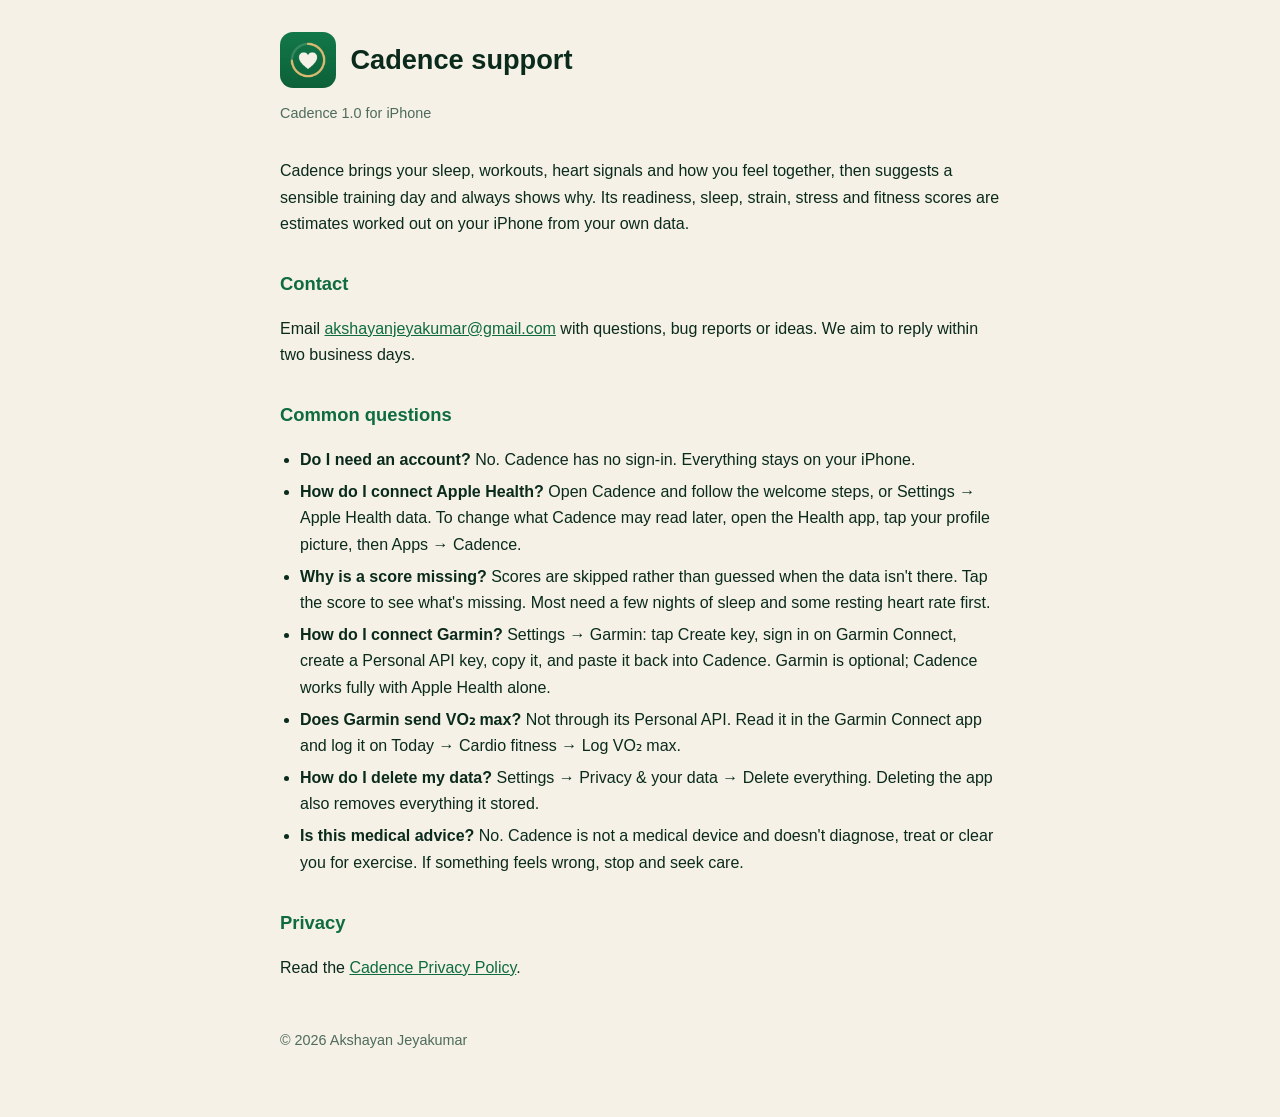
<file: index.html>
<!doctype html>
<html lang="en">
<head>
<meta charset="utf-8">
<meta name="viewport" content="width=device-width, initial-scale=1">
<title>Cadence — Support</title>
<link rel="stylesheet" href="style.css">
</head>
<body>
<header><img src="icon.png" alt=""><h1>Cadence support</h1></header>
<p class="updated">Cadence 1.0 for iPhone</p>

<p>Cadence brings your sleep, workouts, heart signals and how you feel together, then suggests a sensible training
day and always shows why. Its readiness, sleep, strain, stress and fitness scores are estimates worked out on your
iPhone from your own data.</p>

<h2>Contact</h2>
<p>Email <a href="mailto:akshayanjeyakumar@gmail.com">akshayanjeyakumar@gmail.com</a> with questions, bug reports or
ideas. We aim to reply within two business days.</p>

<h2>Common questions</h2>
<ul>
  <li><strong>Do I need an account?</strong> No. Cadence has no sign-in. Everything stays on your iPhone.</li>
  <li><strong>How do I connect Apple Health?</strong> Open Cadence and follow the welcome steps, or Settings → Apple
      Health data. To change what Cadence may read later, open the Health app, tap your profile picture, then
      Apps → Cadence.</li>
  <li><strong>Why is a score missing?</strong> Scores are skipped rather than guessed when the data isn't there.
      Tap the score to see what's missing. Most need a few nights of sleep and some resting heart rate first.</li>
  <li><strong>How do I connect Garmin?</strong> Settings → Garmin: tap Create key, sign in on Garmin Connect, create
      a Personal API key, copy it, and paste it back into Cadence. Garmin is optional; Cadence works fully with Apple
      Health alone.</li>
  <li><strong>Does Garmin send VO₂ max?</strong> Not through its Personal API. Read it in the Garmin Connect app and
      log it on Today → Cardio fitness → Log VO₂ max.</li>
  <li><strong>How do I delete my data?</strong> Settings → Privacy &amp; your data → Delete everything. Deleting the
      app also removes everything it stored.</li>
  <li><strong>Is this medical advice?</strong> No. Cadence is not a medical device and doesn't diagnose, treat or
      clear you for exercise. If something feels wrong, stop and seek care.</li>
</ul>

<h2>Privacy</h2>
<p>Read the <a href="privacy.html">Cadence Privacy Policy</a>.</p>

<footer>© 2026 Akshayan Jeyakumar</footer>
</body>
</html>
</file>
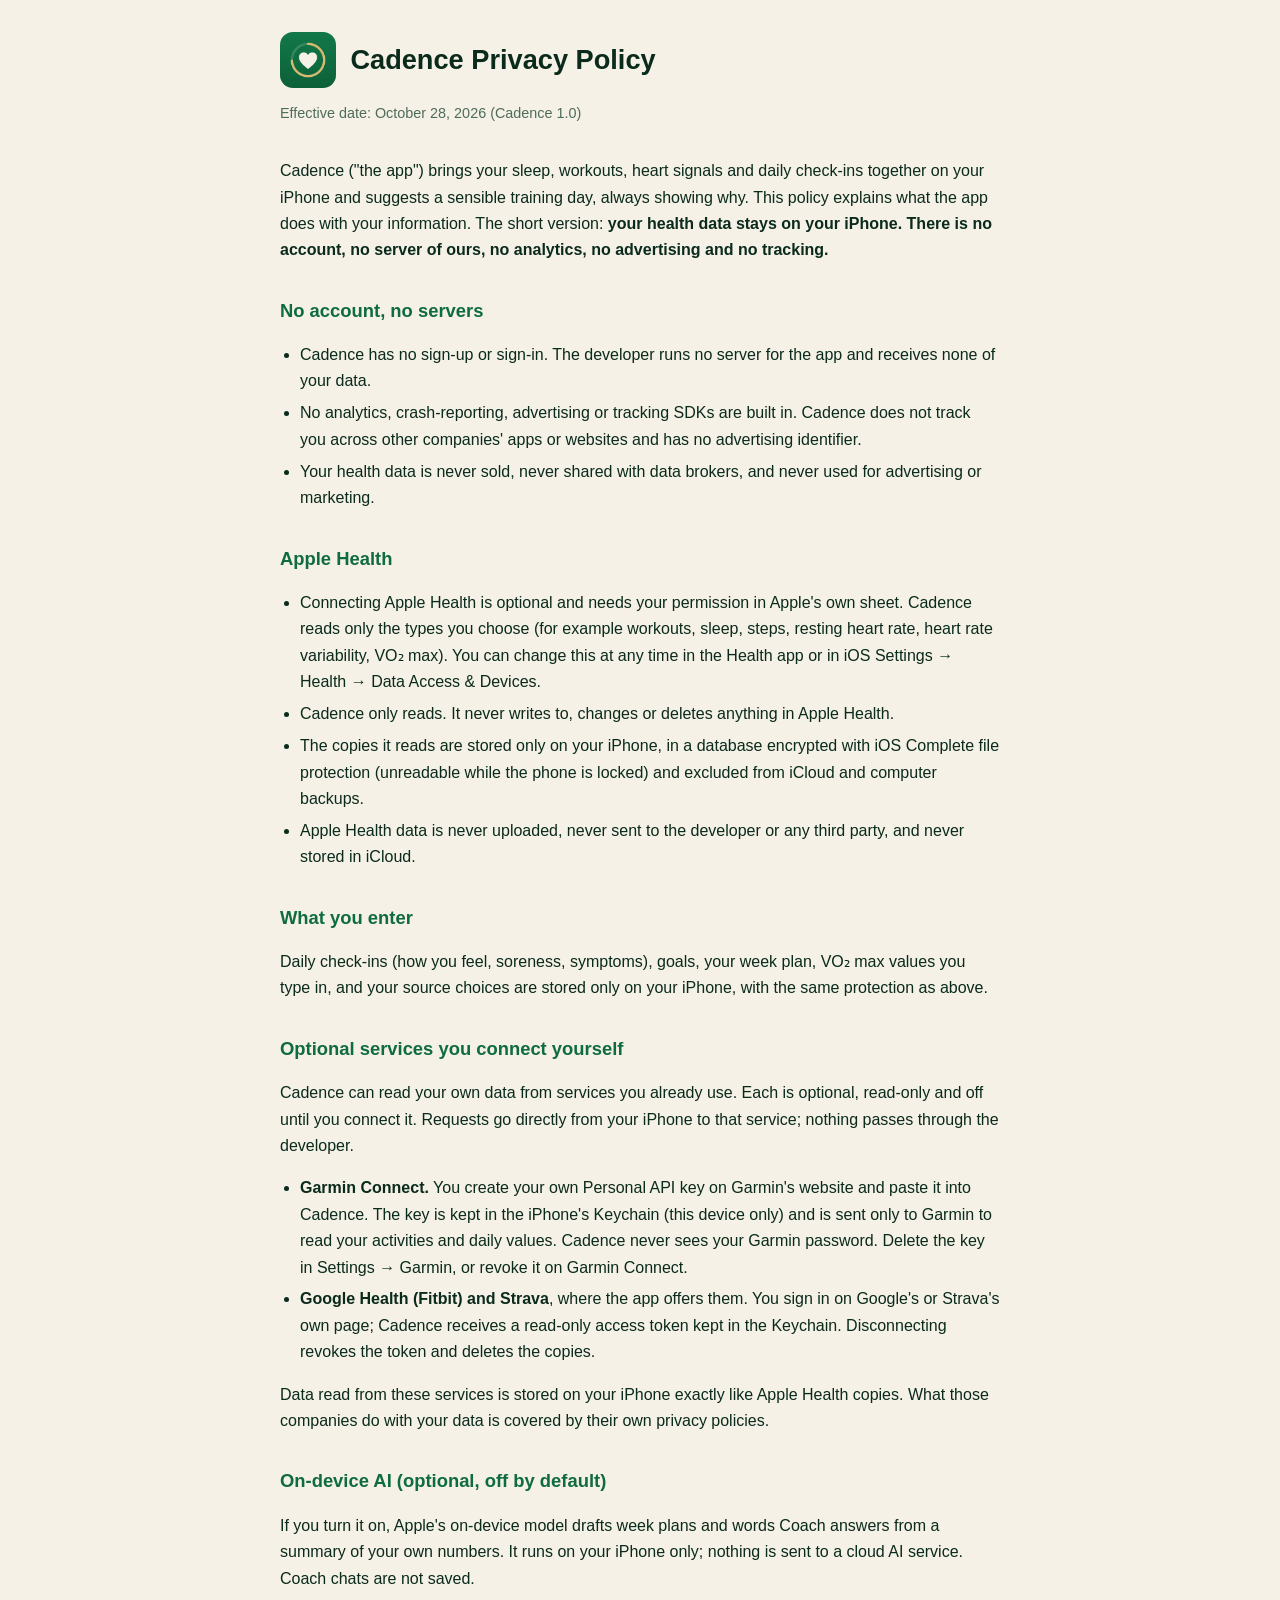
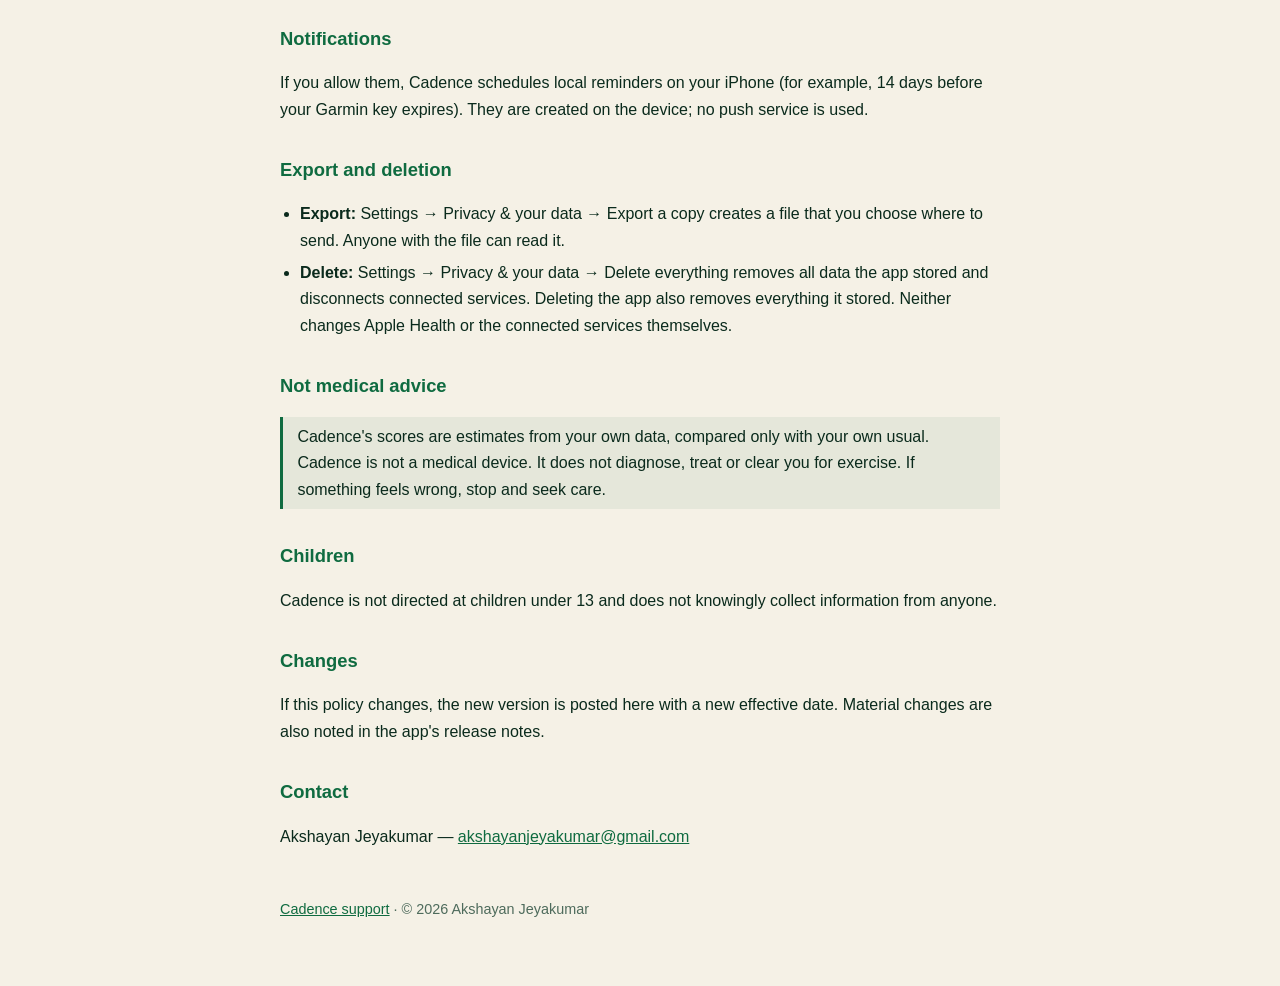
<file: privacy.html>
<!doctype html>
<html lang="en">
<head>
<meta charset="utf-8">
<meta name="viewport" content="width=device-width, initial-scale=1">
<title>Cadence — Privacy Policy</title>
<link rel="stylesheet" href="style.css">
</head>
<body>
<header><img src="icon.png" alt=""><h1>Cadence Privacy Policy</h1></header>
<p class="updated">Effective date: October 28, 2026 (Cadence 1.0)</p>

<p>Cadence ("the app") brings your sleep, workouts, heart signals and daily check-ins together on your iPhone and
suggests a sensible training day, always showing why. This policy explains what the app does with your information.
The short version: <strong>your health data stays on your iPhone. There is no account, no server of ours, no
analytics, no advertising and no tracking.</strong></p>

<h2>No account, no servers</h2>
<ul>
  <li>Cadence has no sign-up or sign-in. The developer runs no server for the app and receives none of your data.</li>
  <li>No analytics, crash-reporting, advertising or tracking SDKs are built in. Cadence does not track you across
      other companies' apps or websites and has no advertising identifier.</li>
  <li>Your health data is never sold, never shared with data brokers, and never used for advertising or marketing.</li>
</ul>

<h2>Apple Health</h2>
<ul>
  <li>Connecting Apple Health is optional and needs your permission in Apple's own sheet. Cadence reads only the
      types you choose (for example workouts, sleep, steps, resting heart rate, heart rate variability, VO₂ max).
      You can change this at any time in the Health app or in iOS Settings → Health → Data Access &amp; Devices.</li>
  <li>Cadence only reads. It never writes to, changes or deletes anything in Apple Health.</li>
  <li>The copies it reads are stored only on your iPhone, in a database encrypted with iOS Complete file protection
      (unreadable while the phone is locked) and excluded from iCloud and computer backups.</li>
  <li>Apple Health data is never uploaded, never sent to the developer or any third party, and never stored in
      iCloud.</li>
</ul>

<h2>What you enter</h2>
<p>Daily check-ins (how you feel, soreness, symptoms), goals, your week plan, VO₂ max values you type in, and your
source choices are stored only on your iPhone, with the same protection as above.</p>

<h2>Optional services you connect yourself</h2>
<p>Cadence can read your own data from services you already use. Each is optional, read-only and off until you
connect it. Requests go directly from your iPhone to that service; nothing passes through the developer.</p>
<ul>
  <li><strong>Garmin Connect.</strong> You create your own Personal API key on Garmin's website and paste it into
      Cadence. The key is kept in the iPhone's Keychain (this device only) and is sent only to Garmin to read your
      activities and daily values. Cadence never sees your Garmin password. Delete the key in Settings → Garmin, or
      revoke it on Garmin Connect.</li>
  <li><strong>Google Health (Fitbit) and Strava</strong>, where the app offers them. You sign in on Google's or
      Strava's own page; Cadence receives a read-only access token kept in the Keychain. Disconnecting revokes the
      token and deletes the copies.</li>
</ul>
<p>Data read from these services is stored on your iPhone exactly like Apple Health copies. What those companies do
with your data is covered by their own privacy policies.</p>

<h2>On-device AI (optional, off by default)</h2>
<p>If you turn it on, Apple's on-device model drafts week plans and words Coach answers from a summary of your own
numbers. It runs on your iPhone only; nothing is sent to a cloud AI service. Coach chats are not saved.</p>

<h2>Notifications</h2>
<p>If you allow them, Cadence schedules local reminders on your iPhone (for example, 14 days before your Garmin key
expires). They are created on the device; no push service is used.</p>

<h2>Export and deletion</h2>
<ul>
  <li><strong>Export:</strong> Settings → Privacy &amp; your data → Export a copy creates a file that you choose where
      to send. Anyone with the file can read it.</li>
  <li><strong>Delete:</strong> Settings → Privacy &amp; your data → Delete everything removes all data the app stored
      and disconnects connected services. Deleting the app also removes everything it stored. Neither changes Apple
      Health or the connected services themselves.</li>
</ul>

<h2>Not medical advice</h2>
<p class="note">Cadence's scores are estimates from your own data, compared only with your own usual. Cadence is not a
medical device. It does not diagnose, treat or clear you for exercise. If something feels wrong, stop and seek
care.</p>

<h2>Children</h2>
<p>Cadence is not directed at children under 13 and does not knowingly collect information from anyone.</p>

<h2>Changes</h2>
<p>If this policy changes, the new version is posted here with a new effective date. Material changes are also noted
in the app's release notes.</p>

<h2>Contact</h2>
<p>Akshayan Jeyakumar — <a href="mailto:akshayanjeyakumar@gmail.com">akshayanjeyakumar@gmail.com</a></p>

<footer><a href="./">Cadence support</a> · © 2026 Akshayan Jeyakumar</footer>
</body>
</html>
</file>
<file: style.css>
:root { color-scheme: light dark; }
body {
  font-family: -apple-system, BlinkMacSystemFont, "SF Pro Text", "Segoe UI", Roboto, Helvetica, Arial, sans-serif;
  max-width: 720px; margin: 0 auto; padding: 2rem 1.25rem 4rem;
  line-height: 1.65; color: #0A2A1C; background: #F5F1E6;
}
a { color: #0F6B40; }
header { display: flex; align-items: center; gap: 0.9rem; margin-bottom: 0.5rem; }
header img { width: 56px; height: 56px; border-radius: 13px; }
h1 { font-size: 1.7rem; margin: 0; }
h2 { font-size: 1.15rem; margin-top: 2rem; color: #0F6B40; }
.updated { color: #4E6B5C; font-size: 0.9rem; margin-bottom: 2rem; }
.note { border-left: 3px solid #0F6B40; padding: 0.4rem 0.9rem; background: rgba(15,107,64,0.07); }
ul { padding-left: 1.25rem; }
li { margin: 0.35rem 0; }
footer { margin-top: 3rem; font-size: 0.9rem; color: #4E6B5C; }
@media (prefers-color-scheme: dark) {
  body { color: #F5F1E6; background: #0A2A1C; }
  a, h2 { color: #7FD1A4; }
  .updated, footer { color: #9DBBA9; }
  .note { background: rgba(127,209,164,0.08); border-color: #7FD1A4; }
}
</file>
